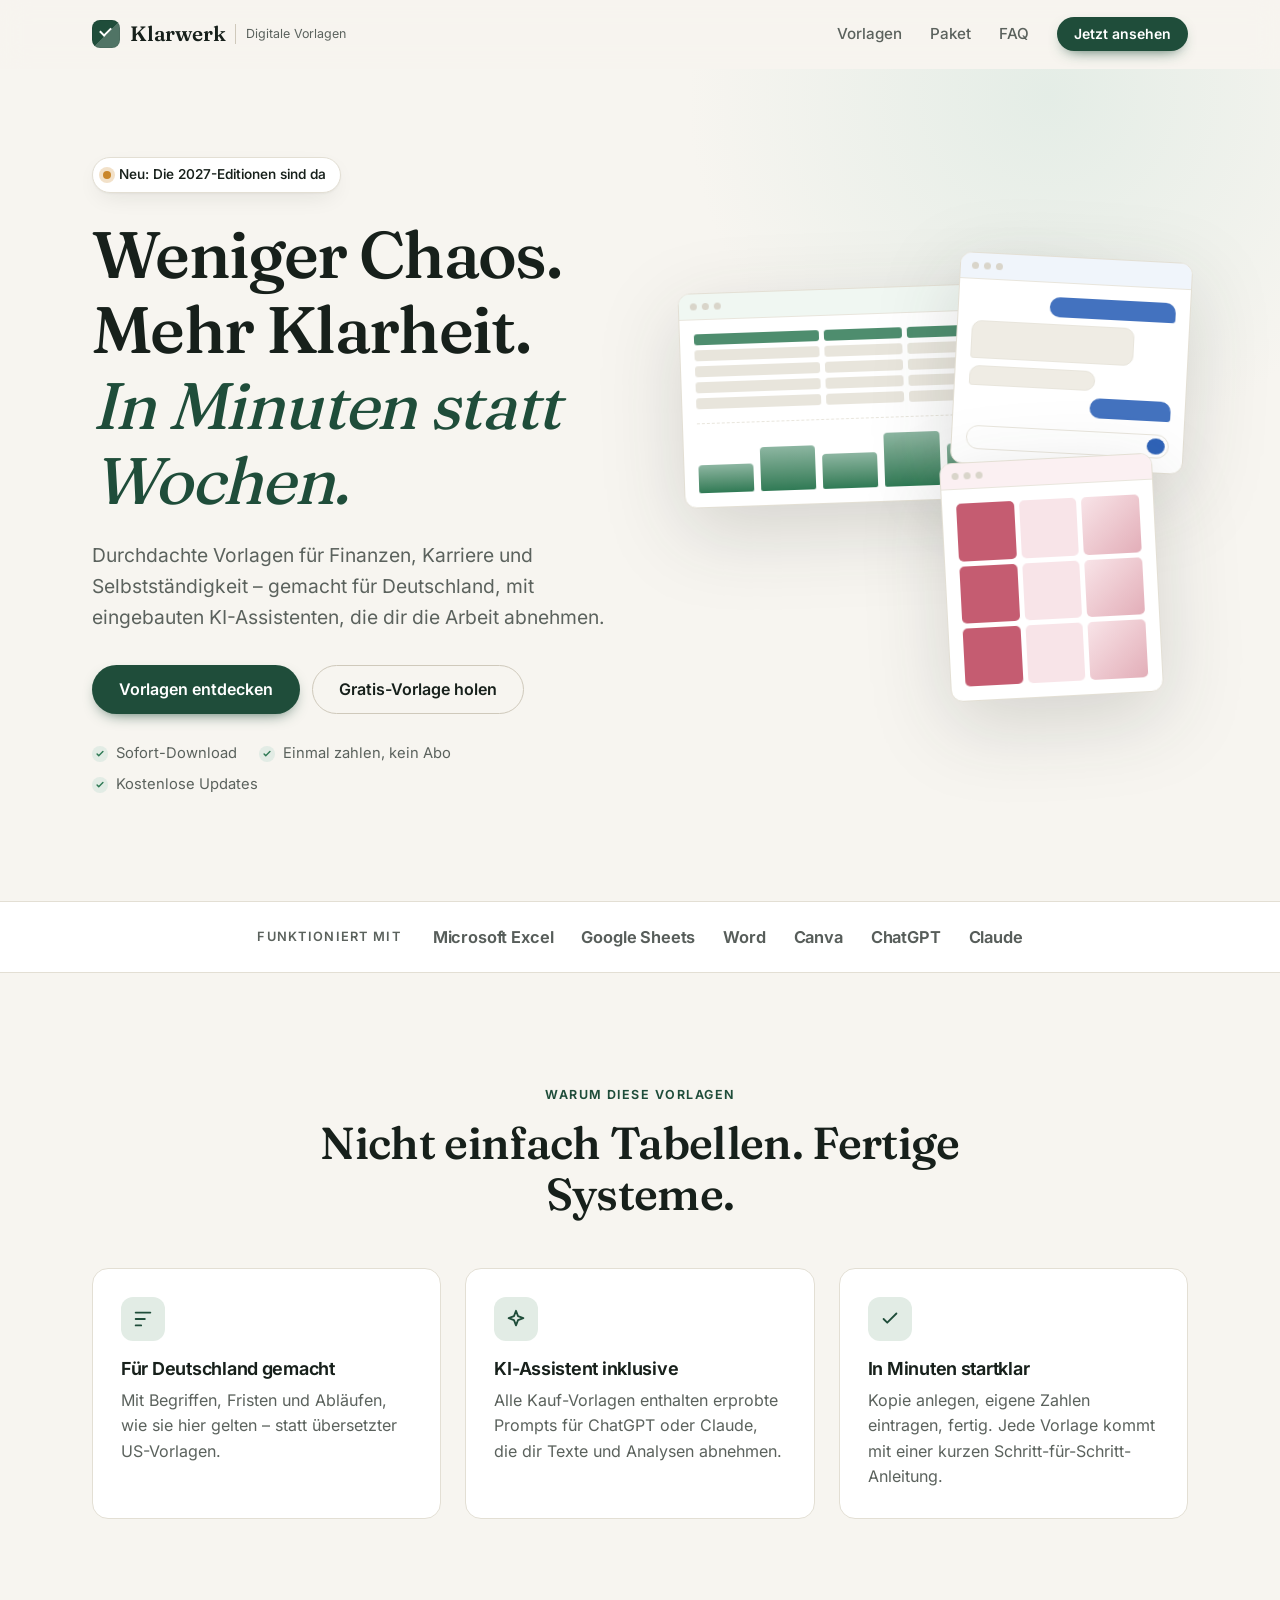
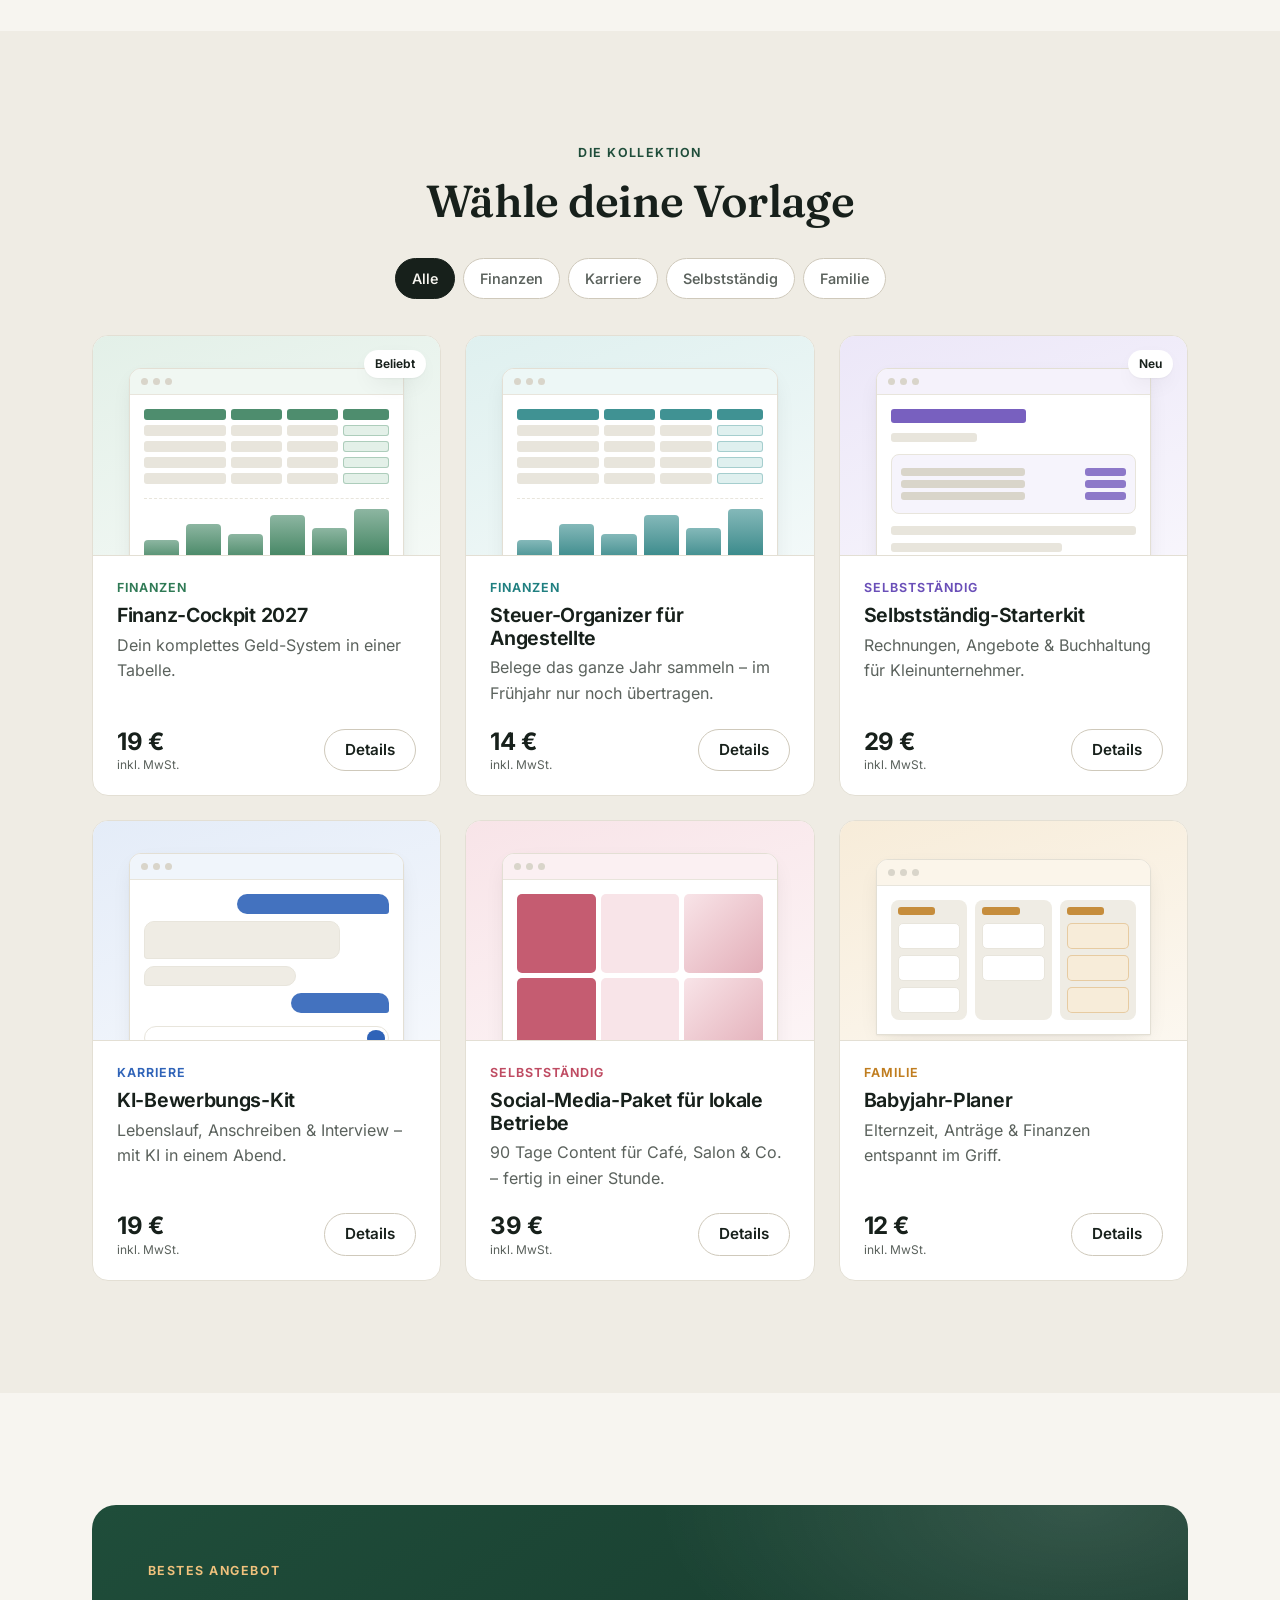
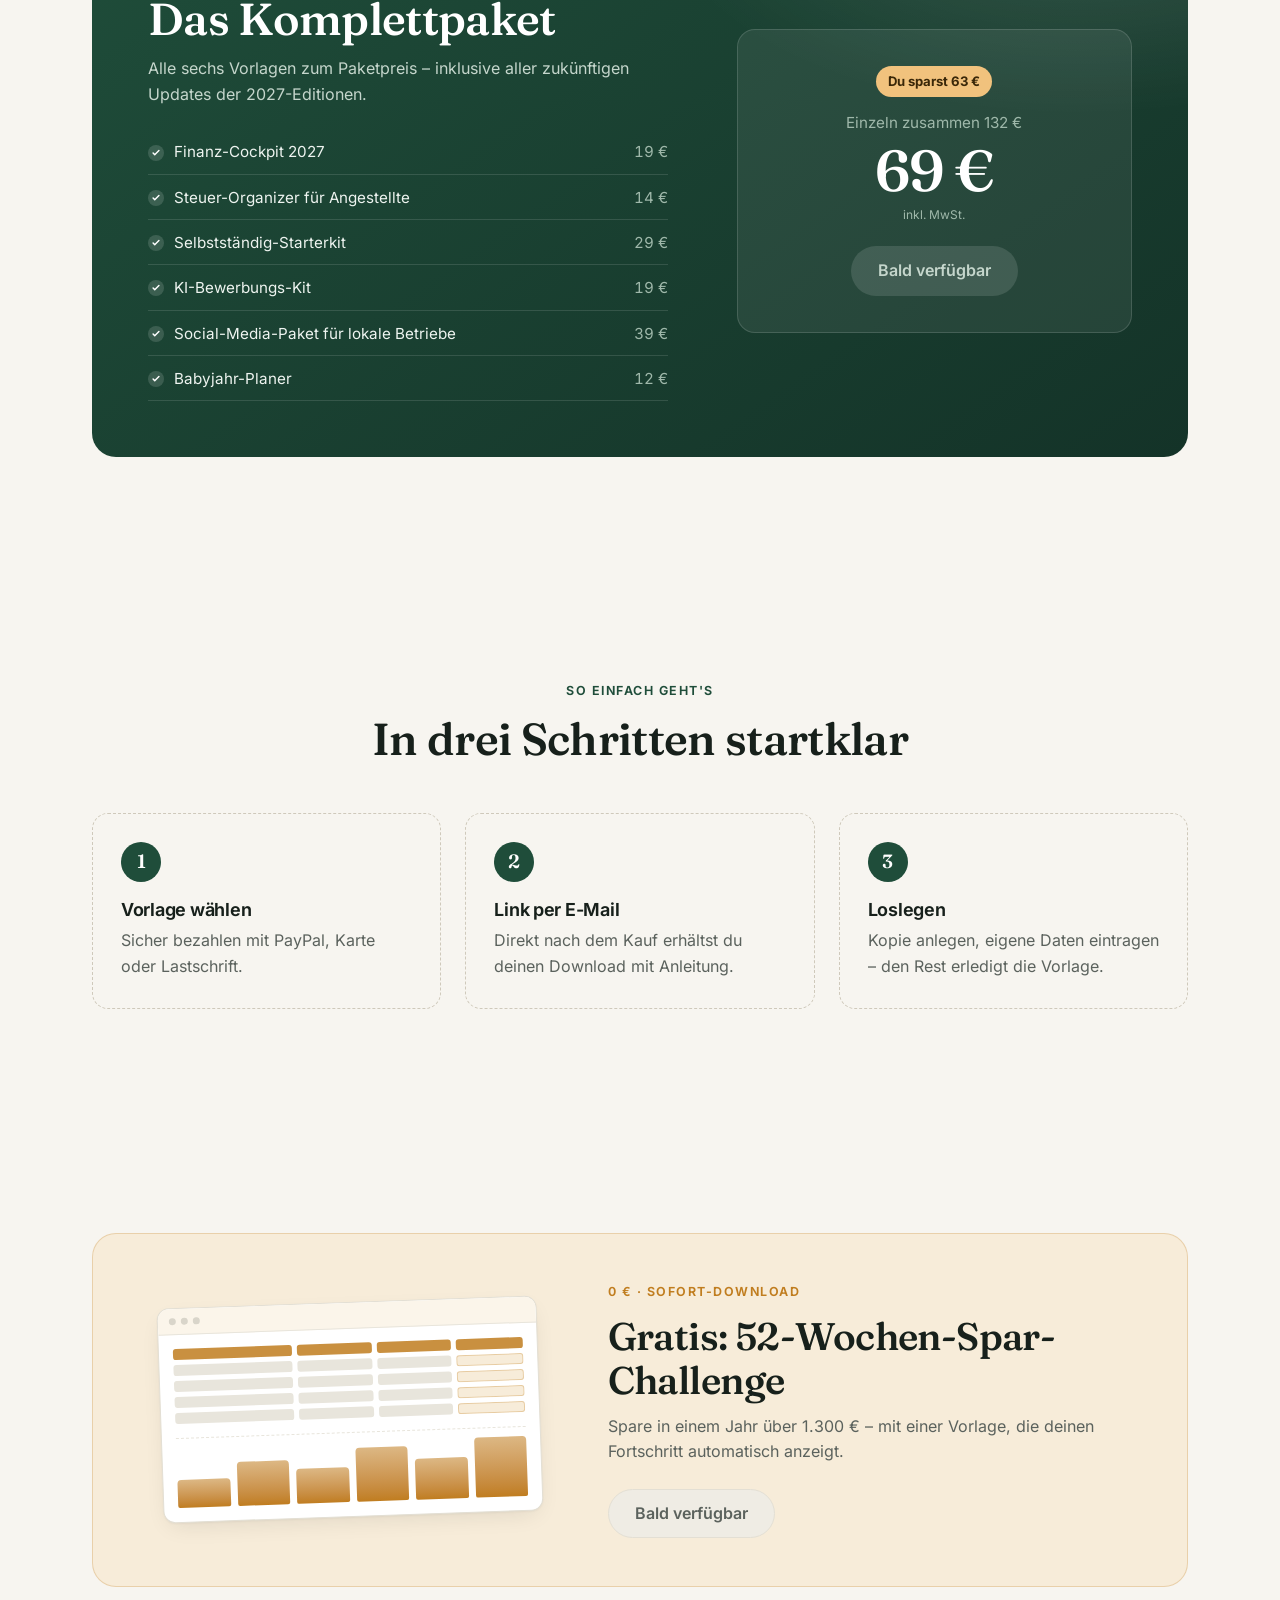
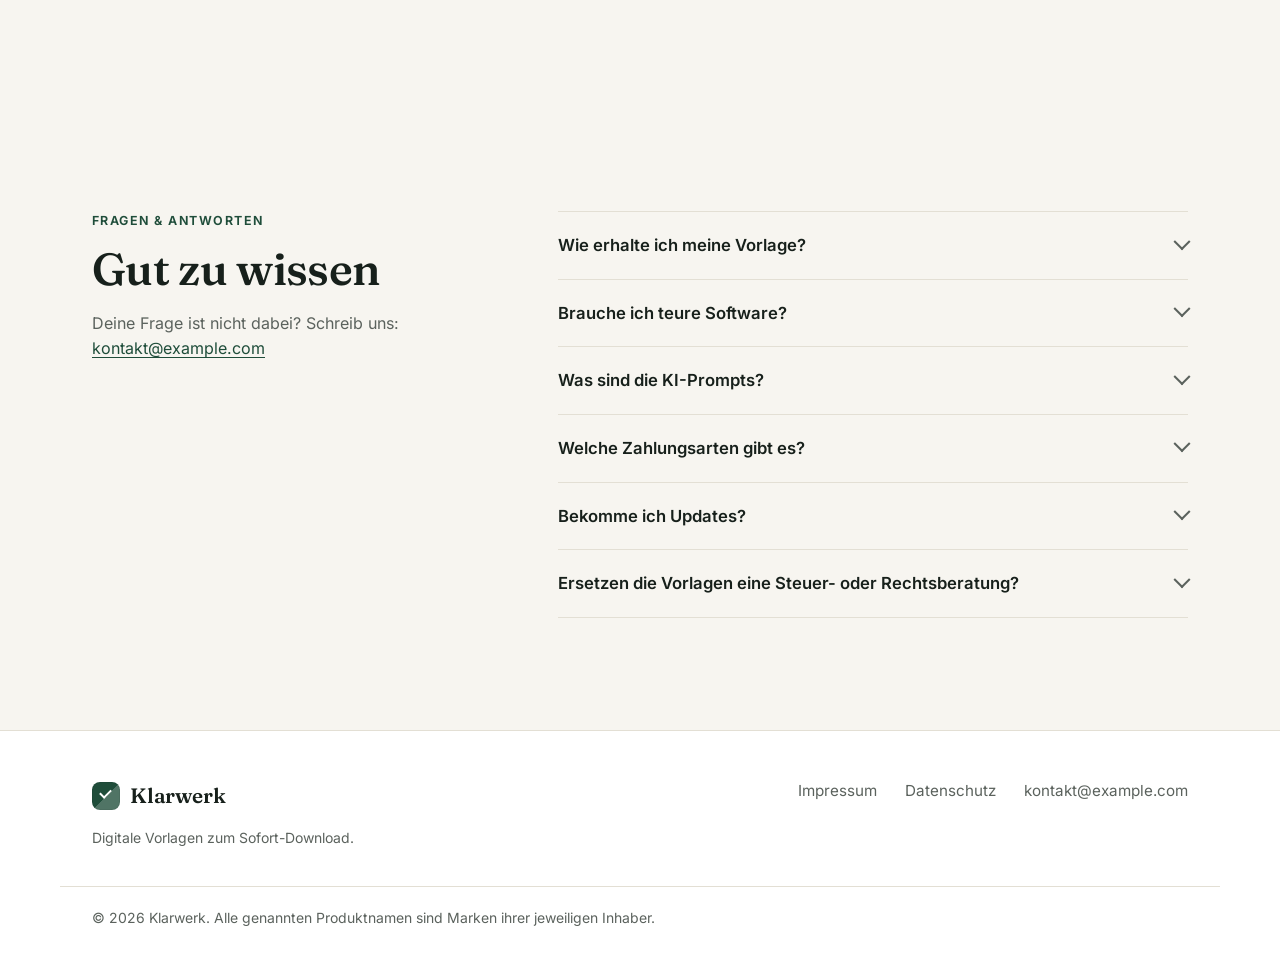
<file: index.html>
<!doctype html>
<html lang="de">
<head>
  <meta charset="utf-8">
  <meta name="viewport" content="width=device-width, initial-scale=1">
  <title>Klarwerk – Digitale Vorlagen</title>
  <meta name="description" content="Durchdachte digitale Vorlagen für Finanzen, Karriere und Selbstständigkeit – gemacht für Deutschland, mit eingebauten KI-Assistenten. Sofort-Download.">
  <meta name="theme-color" content="#1f4d3a">
  <link rel="icon" href="assets/favicon.svg" type="image/svg+xml">
  <link rel="preload" href="assets/fonts/inter.woff2" as="font" type="font/woff2" crossorigin>
  <link rel="preload" href="assets/fonts/fraunces.woff2" as="font" type="font/woff2" crossorigin>
  <link rel="stylesheet" href="assets/style.css">
</head>
<body>
  <div id="config-error" class="config-error" hidden>
    <strong>Hinweis:</strong> In <code>config.js</code> ist ein Tippfehler (z.&nbsp;B. ein fehlendes Komma oder Anführungszeichen).
    Öffne die Datei und prüfe die zuletzt geänderte Stelle.
  </div>

  <header class="topbar" id="top">
    <div class="wrap topbar-inner">
      <a class="brand" href="./">
        <span class="brand-mark" aria-hidden="true"></span>
        <span class="brand-name" data-shop="name">Shop</span>
        <span class="brand-tag" data-shop="tagline"></span>
      </a>
      <nav class="nav" aria-label="Hauptnavigation">
        <a href="#produkte">Vorlagen</a>
        <a href="#paket">Paket</a>
        <a href="#faq">FAQ</a>
        <a class="btn btn-small btn-primary" href="#produkte">Jetzt ansehen</a>
      </nav>
    </div>
  </header>

  <main>
    <!-- Startbereich -->
    <section class="hero">
      <div class="wrap hero-grid">
        <div class="hero-copy">
          <p class="eyebrow" id="hero-eyebrow"></p>
          <h1><span id="hero-headline"></span> <em id="hero-accent"></em></h1>
          <p class="lead" id="hero-subline"></p>
          <div class="hero-ctas">
            <a class="btn btn-primary btn-large" href="#produkte" id="hero-cta1"></a>
            <a class="btn btn-ghost btn-large" href="#gratis" id="hero-cta2"></a>
          </div>
          <ul class="hero-points">
            <li>Sofort-Download</li>
            <li>Einmal zahlen, kein Abo</li>
            <li>Kostenlose Updates</li>
          </ul>
        </div>
        <div class="hero-visual" aria-hidden="true">
          <div class="float float-a" data-mockup="sheet" data-color="green"></div>
          <div class="float float-b" data-mockup="chat" data-color="blue"></div>
          <div class="float float-c" data-mockup="social" data-color="rose"></div>
        </div>
      </div>
    </section>

    <!-- Funktioniert mit -->
    <section class="works" aria-label="Kompatibilität">
      <div class="wrap works-inner">
        <span class="works-label">Funktioniert mit</span>
        <ul class="works-list" id="works-list"></ul>
      </div>
    </section>

    <!-- Vorteile -->
    <section class="section">
      <div class="wrap">
        <div class="section-head">
          <p class="kicker">Warum diese Vorlagen</p>
          <h2>Nicht einfach Tabellen. Fertige Systeme.</h2>
        </div>
        <div class="benefits">
          <article class="benefit">
            <div class="benefit-icon" aria-hidden="true">
              <svg viewBox="0 0 24 24"><path d="M4 5h16M4 12h10M4 19h6" /></svg>
            </div>
            <h3>Für Deutschland gemacht</h3>
            <p>Mit Begriffen, Fristen und Abläufen, wie sie hier gelten – statt übersetzter US-Vorlagen.</p>
          </article>
          <article class="benefit">
            <div class="benefit-icon" aria-hidden="true">
              <svg viewBox="0 0 24 24"><path d="M12 3l2.2 5.8L20 11l-5.8 2.2L12 19l-2.2-5.8L4 11l5.8-2.2z" /></svg>
            </div>
            <h3>KI-Assistent inklusive</h3>
            <p>Alle Kauf-Vorlagen enthalten erprobte Prompts für ChatGPT oder Claude, die dir Texte und Analysen abnehmen.</p>
          </article>
          <article class="benefit">
            <div class="benefit-icon" aria-hidden="true">
              <svg viewBox="0 0 24 24"><path d="M5 12l4 4L19 6" /></svg>
            </div>
            <h3>In Minuten startklar</h3>
            <p>Kopie anlegen, eigene Zahlen eintragen, fertig. Jede Vorlage kommt mit einer kurzen Schritt-für-Schritt-Anleitung.</p>
          </article>
        </div>
      </div>
    </section>

    <!-- Produkte -->
    <section class="section section-alt" id="produkte">
      <div class="wrap">
        <div class="section-head">
          <p class="kicker">Die Kollektion</p>
          <h2>Wähle deine Vorlage</h2>
        </div>
        <div class="filters" id="filters" role="tablist" aria-label="Kategorien"></div>
        <div class="products" id="product-grid"></div>
      </div>
    </section>

    <!-- Paket -->
    <section class="section" id="paket">
      <div class="wrap">
        <div class="bundle" id="bundle"></div>
      </div>
    </section>

    <!-- So funktioniert's -->
    <section class="section">
      <div class="wrap">
        <div class="section-head">
          <p class="kicker">So einfach geht's</p>
          <h2>In drei Schritten startklar</h2>
        </div>
        <ol class="steps">
          <li><span class="step-num">1</span><h3>Vorlage wählen</h3><p>Sicher bezahlen mit PayPal, Karte oder Lastschrift.</p></li>
          <li><span class="step-num">2</span><h3>Link per E-Mail</h3><p>Direkt nach dem Kauf erhältst du deinen Download mit Anleitung.</p></li>
          <li><span class="step-num">3</span><h3>Loslegen</h3><p>Kopie anlegen, eigene Daten eintragen – den Rest erledigt die Vorlage.</p></li>
        </ol>
      </div>
    </section>

    <!-- Kundenstimmen (nur sichtbar, wenn welche eingetragen sind) -->
    <section class="section section-alt" id="stimmen" hidden>
      <div class="wrap">
        <div class="section-head">
          <p class="kicker">Kundenstimmen</p>
          <h2>Was Käuferinnen und Käufer sagen</h2>
        </div>
        <div class="testimonials" id="testimonials"></div>
      </div>
    </section>

    <!-- Gratis-Vorlage -->
    <section class="section" id="gratis">
      <div class="wrap">
        <div class="freebie" id="freebie"></div>
      </div>
    </section>

    <!-- FAQ -->
    <section class="section" id="faq">
      <div class="wrap faq-wrap">
        <div class="section-head section-head-left">
          <p class="kicker">Fragen & Antworten</p>
          <h2>Gut zu wissen</h2>
          <p class="muted">Deine Frage ist nicht dabei? Schreib uns: <a class="mail-link" href="#"></a></p>
        </div>
        <div class="faq-list" id="faq-list"></div>
      </div>
    </section>
  </main>

  <footer class="footer">
    <div class="wrap footer-inner">
      <div>
        <a class="brand" href="./">
          <span class="brand-mark" aria-hidden="true"></span>
          <span class="brand-name" data-shop="name"></span>
        </a>
        <p class="muted small">Digitale Vorlagen zum Sofort-Download.</p>
      </div>
      <nav class="footer-links" aria-label="Rechtliches">
        <a href="impressum.html">Impressum</a>
        <a href="datenschutz.html">Datenschutz</a>
        <a class="mail-link" href="#"></a>
      </nav>
    </div>
    <div class="wrap footer-bottom small muted">
      © <span id="year"></span> <span data-shop="name"></span>. Alle genannten Produktnamen sind Marken ihrer jeweiligen Inhaber.
    </div>
  </footer>

  <!-- Produktdetails -->
  <dialog class="modal" id="modal" aria-labelledby="modal-title">
    <div class="modal-inner" id="modal-content"></div>
  </dialog>

  <script src="config.js"></script>
  <script src="assets/app.js"></script>
</body>
</html>
</file>
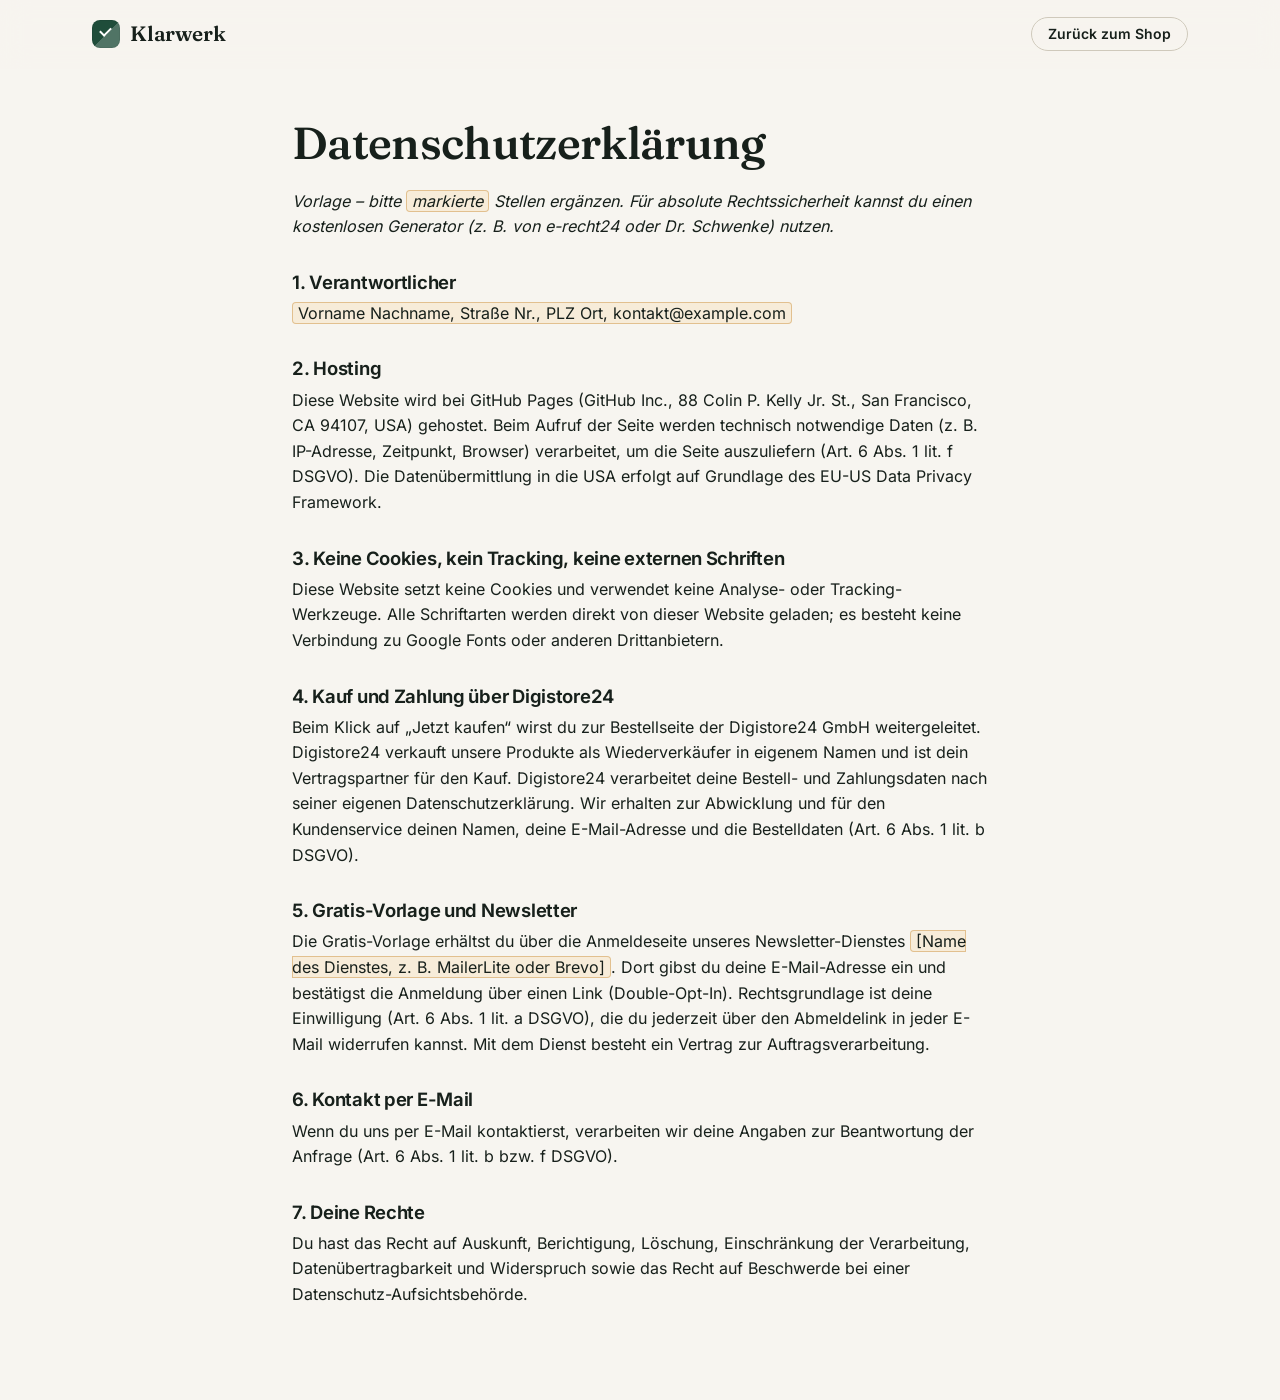
<file: datenschutz.html>
<!doctype html>
<html lang="de">
<head>
  <meta charset="utf-8">
  <meta name="viewport" content="width=device-width, initial-scale=1">
  <title>Datenschutz</title>
  <meta name="robots" content="noindex">
  <link rel="icon" href="assets/favicon.svg" type="image/svg+xml">
  <link rel="stylesheet" href="assets/style.css">
</head>
<body>
  <header class="topbar">
    <div class="wrap topbar-inner">
      <a class="brand" href="./">
        <span class="brand-mark" aria-hidden="true"></span>
        <span class="brand-name" data-shop="name">Shop</span>
      </a>
      <nav class="nav" aria-label="Hauptnavigation">
        <a class="btn btn-small btn-ghost" href="./">Zurück zum Shop</a>
      </nav>
    </div>
  </header>

  <main class="wrap legal">
    <h1>Datenschutzerklärung</h1>
    <p><em>Vorlage – bitte <span class="todo">markierte</span> Stellen ergänzen. Für absolute Rechtssicherheit
      kannst du einen kostenlosen Generator (z.&nbsp;B. von e-recht24 oder Dr.&nbsp;Schwenke) nutzen.</em></p>

    <h2>1. Verantwortlicher</h2>
    <p><span class="todo">Vorname Nachname, Straße Nr., PLZ Ort, kontakt@example.com</span></p>

    <h2>2. Hosting</h2>
    <p>Diese Website wird bei GitHub Pages (GitHub Inc., 88 Colin P. Kelly Jr. St., San Francisco, CA 94107, USA)
      gehostet. Beim Aufruf der Seite werden technisch notwendige Daten (z.&nbsp;B. IP-Adresse, Zeitpunkt, Browser)
      verarbeitet, um die Seite auszuliefern (Art. 6 Abs. 1 lit. f DSGVO). Die Datenübermittlung in die USA erfolgt
      auf Grundlage des EU-US Data Privacy Framework.</p>

    <h2>3. Keine Cookies, kein Tracking, keine externen Schriften</h2>
    <p>Diese Website setzt keine Cookies und verwendet keine Analyse- oder Tracking-Werkzeuge.
      Alle Schriftarten werden direkt von dieser Website geladen; es besteht keine Verbindung zu Google Fonts
      oder anderen Drittanbietern.</p>

    <h2>4. Kauf und Zahlung über Digistore24</h2>
    <p>Beim Klick auf „Jetzt kaufen“ wirst du zur Bestellseite der Digistore24 GmbH weitergeleitet. Digistore24 verkauft
      unsere Produkte als Wiederverkäufer in eigenem Namen und ist dein Vertragspartner für den Kauf. Digistore24 verarbeitet
      deine Bestell- und Zahlungsdaten nach seiner eigenen Datenschutzerklärung. Wir erhalten zur Abwicklung und für den
      Kundenservice deinen Namen, deine E-Mail-Adresse und die Bestelldaten (Art. 6 Abs. 1 lit. b DSGVO).</p>

    <h2>5. Gratis-Vorlage und Newsletter</h2>
    <p>Die Gratis-Vorlage erhältst du über die Anmeldeseite unseres Newsletter-Dienstes
      <span class="todo">[Name des Dienstes, z. B. MailerLite oder Brevo]</span>. Dort gibst du deine E-Mail-Adresse ein und
      bestätigst die Anmeldung über einen Link (Double-Opt-In). Rechtsgrundlage ist deine Einwilligung (Art. 6 Abs. 1 lit. a DSGVO),
      die du jederzeit über den Abmeldelink in jeder E-Mail widerrufen kannst. Mit dem Dienst besteht ein Vertrag zur
      Auftragsverarbeitung.</p>

    <h2>6. Kontakt per E-Mail</h2>
    <p>Wenn du uns per E-Mail kontaktierst, verarbeiten wir deine Angaben zur Beantwortung der Anfrage
      (Art. 6 Abs. 1 lit. b bzw. f DSGVO).</p>

    <h2>7. Deine Rechte</h2>
    <p>Du hast das Recht auf Auskunft, Berichtigung, Löschung, Einschränkung der Verarbeitung,
      Datenübertragbarkeit und Widerspruch sowie das Recht auf Beschwerde bei einer Datenschutz-Aufsichtsbehörde.</p>
  </main>

  <script src="config.js"></script>
  <script src="assets/app.js"></script>
</body>
</html>
</file>
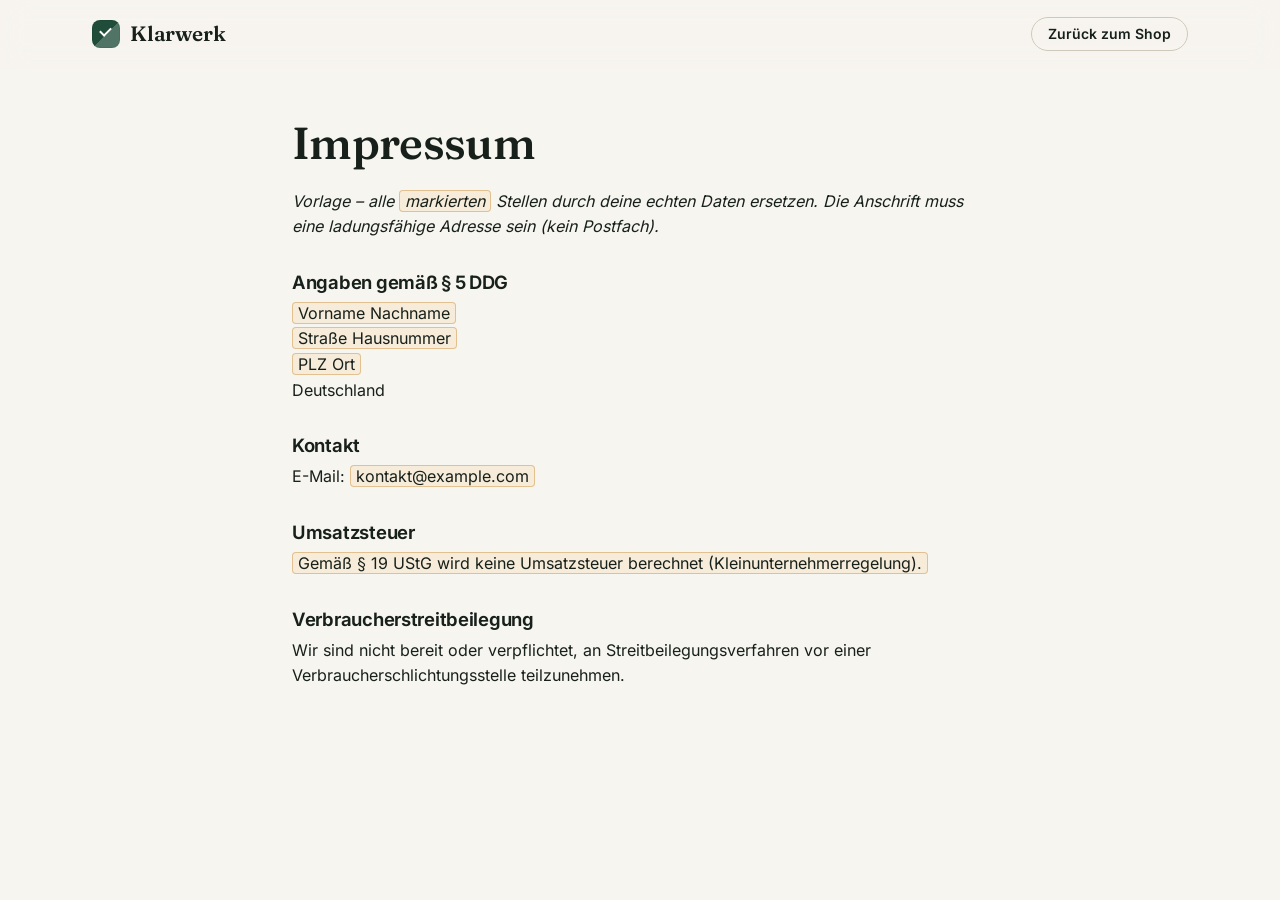
<file: impressum.html>
<!doctype html>
<html lang="de">
<head>
  <meta charset="utf-8">
  <meta name="viewport" content="width=device-width, initial-scale=1">
  <title>Impressum</title>
  <meta name="robots" content="noindex">
  <link rel="icon" href="assets/favicon.svg" type="image/svg+xml">
  <link rel="stylesheet" href="assets/style.css">
</head>
<body>
  <header class="topbar">
    <div class="wrap topbar-inner">
      <a class="brand" href="./">
        <span class="brand-mark" aria-hidden="true"></span>
        <span class="brand-name" data-shop="name">Shop</span>
      </a>
      <nav class="nav" aria-label="Hauptnavigation">
        <a class="btn btn-small btn-ghost" href="./">Zurück zum Shop</a>
      </nav>
    </div>
  </header>

  <main class="wrap legal">
    <h1>Impressum</h1>
    <p><em>Vorlage – alle <span class="todo">markierten</span> Stellen durch deine echten Daten ersetzen.
      Die Anschrift muss eine ladungsfähige Adresse sein (kein Postfach).</em></p>

    <h2>Angaben gemäß § 5 DDG</h2>
    <p>
      <span class="todo">Vorname Nachname</span><br>
      <span class="todo">Straße Hausnummer</span><br>
      <span class="todo">PLZ Ort</span><br>
      Deutschland
    </p>

    <h2>Kontakt</h2>
    <p>E-Mail: <span class="todo">kontakt@example.com</span></p>

    <h2>Umsatzsteuer</h2>
    <p><span class="todo">Gemäß § 19 UStG wird keine Umsatzsteuer berechnet (Kleinunternehmerregelung).</span></p>

    <h2>Verbraucherstreitbeilegung</h2>
    <p>Wir sind nicht bereit oder verpflichtet, an Streitbeilegungsverfahren vor einer
      Verbraucherschlichtungsstelle teilzunehmen.</p>
  </main>

  <script src="config.js"></script>
  <script src="assets/app.js"></script>
</body>
</html>
</file>
<file: assets/style.css>
/* ============================================================
   Schriften (lokal eingebunden – keine Verbindung zu Google)
   ============================================================ */
@font-face {
  font-family: "Inter";
  src: url("fonts/inter.woff2") format("woff2");
  font-weight: 100 900;
  font-style: normal;
  font-display: swap;
}
@font-face {
  font-family: "Fraunces";
  src: url("fonts/fraunces.woff2") format("woff2");
  font-weight: 100 900;
  font-style: normal;
  font-display: swap;
}

/* ============================================================
   Farben
   ============================================================ */
:root {
  --bg: #f7f5f0;
  --bg-alt: #efece4;
  --surface: #ffffff;
  --text: #17201b;
  --muted: #5b625d;
  --border: #e3dfd4;
  --border-strong: #cfc9bb;
  --accent: #1f4d3a;
  --accent-hover: #173c2d;
  --accent-text: #ffffff;
  --accent-soft: #e2ece5;
  --highlight: #c9862b;
  --shadow: 0 1px 2px rgba(23, 32, 27, .04), 0 8px 24px -8px rgba(23, 32, 27, .12);
  --shadow-lg: 0 2px 4px rgba(23, 32, 27, .04), 0 24px 48px -16px rgba(23, 32, 27, .22);
  --radius: 16px;
  --radius-sm: 10px;
  --mock-bg: #ffffff;
  --mock-line: #e8e5dc;
  --mock-ink: #d9d5ca;

  --green: #2f7a55;   --green-soft: #e3f0e8;
  --blue: #2f63b8;    --blue-soft: #e4ecf8;
  --amber: #c07d1f;   --amber-soft: #f7ecd9;
  --rose: #bf4b62;    --rose-soft: #f8e4e8;
  --violet: #6a4fb8;  --violet-soft: #ece7f8;
  --teal: #1f7f80;    --teal-soft: #dff0ef;

  color-scheme: light;
}

@media (prefers-color-scheme: dark) {
  :root {
    --bg: #111513;
    --bg-alt: #161b18;
    --surface: #1b211e;
    --text: #ebeee9;
    --muted: #a2aaa4;
    --border: #2a322d;
    --border-strong: #3a443e;
    --accent: #7cc9a0;
    --accent-hover: #95d6b2;
    --accent-text: #0d1a13;
    --accent-soft: #1f2e26;
    --highlight: #e0a650;
    --shadow: 0 1px 2px rgba(0, 0, 0, .3), 0 8px 24px -8px rgba(0, 0, 0, .5);
    --shadow-lg: 0 2px 4px rgba(0, 0, 0, .3), 0 24px 48px -16px rgba(0, 0, 0, .7);
    --mock-bg: #222925;
    --mock-line: #2f3833;
    --mock-ink: #3b4640;

    --green: #6cc497;   --green-soft: #1d2e25;
    --blue: #7da6ec;    --blue-soft: #1c2536;
    --amber: #e3ad5c;   --amber-soft: #302717;
    --rose: #eb8c9f;    --rose-soft: #341f24;
    --violet: #a894ea;  --violet-soft: #26203a;
    --teal: #6cc9c9;    --teal-soft: #19302f;

    color-scheme: dark;
  }
}

.c-green  { --c: var(--green);  --c-soft: var(--green-soft); }
.c-blue   { --c: var(--blue);   --c-soft: var(--blue-soft); }
.c-amber  { --c: var(--amber);  --c-soft: var(--amber-soft); }
.c-rose   { --c: var(--rose);   --c-soft: var(--rose-soft); }
.c-violet { --c: var(--violet); --c-soft: var(--violet-soft); }
.c-teal   { --c: var(--teal);   --c-soft: var(--teal-soft); }

/* ============================================================
   Grundlagen
   ============================================================ */
*, *::before, *::after { box-sizing: border-box; }
html { scroll-behavior: smooth; scroll-padding-top: 80px; -webkit-text-size-adjust: 100%; }
body {
  margin: 0;
  background: var(--bg);
  color: var(--text);
  font-family: "Inter", system-ui, -apple-system, "Segoe UI", Roboto, sans-serif;
  font-size: 16px;
  line-height: 1.6;
  -webkit-font-smoothing: antialiased;
  text-rendering: optimizeLegibility;
}
h1, h2, h3 { line-height: 1.15; margin: 0; letter-spacing: -0.015em; }
h1, h2 { font-family: "Fraunces", Georgia, "Times New Roman", serif; font-weight: 560; }
h3 { font-size: 1.12rem; font-weight: 650; }
p { margin: 0; }
a { color: var(--accent); text-underline-offset: 3px; }
img, svg { display: block; max-width: 100%; }
button { font: inherit; color: inherit; }
[hidden] { display: none !important; }
:focus-visible { outline: 2px solid var(--accent); outline-offset: 3px; border-radius: 6px; }

.wrap { width: 100%; max-width: 1160px; margin: 0 auto; padding: 0 16px; }
@media (min-width: 720px) { .wrap { padding: 0 32px; } }
.muted { color: var(--muted); }
.small { font-size: .875rem; }

.kicker {
  font-size: .78rem;
  font-weight: 650;
  letter-spacing: .12em;
  text-transform: uppercase;
  color: var(--accent);
  margin-bottom: 12px;
}

/* ============================================================
   Buttons
   ============================================================ */
.btn {
  display: inline-flex;
  align-items: center;
  justify-content: center;
  gap: 8px;
  padding: 11px 20px;
  border-radius: 999px;
  border: 1px solid transparent;
  font-weight: 600;
  font-size: .95rem;
  line-height: 1.2;
  text-decoration: none;
  cursor: pointer;
  white-space: nowrap;
  transition: background-color .15s, border-color .15s, transform .15s, box-shadow .15s;
}
.btn-small { padding: 8px 16px; font-size: .875rem; }
.btn-large { padding: 14px 26px; font-size: 1rem; }
.btn-primary { background: var(--accent); color: var(--accent-text); box-shadow: 0 6px 16px -8px var(--accent); }
.btn-primary:hover { background: var(--accent-hover); transform: translateY(-1px); }
.btn-ghost { background: transparent; color: var(--text); border-color: var(--border-strong); }
.btn-ghost:hover { border-color: var(--text); }
.btn-light { background: #ffffff; color: #173c2d; }
.btn-light:hover { background: #f1f5f2; transform: translateY(-1px); }
.btn-disabled { background: var(--bg-alt); color: var(--muted); border-color: var(--border); cursor: not-allowed; box-shadow: none; }

/* ============================================================
   Hinweis bei Tippfehler in config.js
   ============================================================ */
.config-error {
  background: #fdecec;
  color: #7a1c1c;
  border-bottom: 1px solid #f2b8b8;
  padding: 12px 16px;
  font-size: .92rem;
  text-align: center;
}
.config-error ul { text-align: left; max-width: 720px; margin: 8px auto 0; }

/* ============================================================
   Kopfzeile
   ============================================================ */
.topbar {
  position: sticky;
  top: 0;
  z-index: 20;
  background: color-mix(in srgb, var(--bg) 82%, transparent);
  -webkit-backdrop-filter: saturate(1.4) blur(14px);
  backdrop-filter: saturate(1.4) blur(14px);
  border-bottom: 1px solid transparent;
  transition: border-color .2s;
}
.topbar.scrolled { border-bottom-color: var(--border); }
.topbar-inner { display: flex; align-items: center; justify-content: space-between; height: 68px; gap: 16px; }

.brand { display: inline-flex; align-items: center; gap: 10px; text-decoration: none; color: var(--text); min-width: 0; }
.brand-mark {
  width: 28px; height: 28px; flex: none;
  border-radius: 8px;
  background:
    linear-gradient(135deg, transparent 50%, rgba(255,255,255,.22) 50%),
    var(--accent);
  box-shadow: inset 0 0 0 1px rgba(0,0,0,.06);
  position: relative;
}
.brand-mark::after {
  content: "";
  position: absolute; left: 8px; top: 7px;
  width: 11px; height: 7px;
  border-left: 2.5px solid var(--accent-text);
  border-bottom: 2.5px solid var(--accent-text);
  transform: rotate(-45deg);
}
.brand-name { font-family: "Fraunces", Georgia, serif; font-size: 1.3rem; font-weight: 600; letter-spacing: -0.01em; }
.brand-tag {
  font-size: .78rem; color: var(--muted);
  padding-left: 10px; border-left: 1px solid var(--border-strong);
  white-space: nowrap;
}

.nav { display: flex; align-items: center; gap: 28px; }
.nav a:not(.btn) { color: var(--muted); text-decoration: none; font-weight: 500; font-size: .95rem; }
.nav a:not(.btn):hover { color: var(--text); }
@media (max-width: 760px) {
  .nav a:not(.btn), .brand-tag { display: none; }
}

/* ============================================================
   Startbereich
   ============================================================ */
.hero { position: relative; padding: 56px 0 72px; overflow: hidden; }
.hero::before {
  content: "";
  position: absolute; inset: -40% -10% auto auto;
  width: 720px; height: 720px;
  background: radial-gradient(closest-side, var(--accent-soft), transparent);
  opacity: .9;
  pointer-events: none;
}
.hero-grid { position: relative; display: grid; gap: 48px; align-items: center; }
@media (min-width: 960px) {
  .hero { padding: 88px 0 104px; }
  .hero-grid { grid-template-columns: 1.05fr 1fr; gap: 56px; }
}

.eyebrow {
  display: inline-flex; align-items: center; gap: 8px;
  padding: 6px 14px 6px 10px;
  border-radius: 999px;
  background: var(--surface);
  border: 1px solid var(--border);
  font-size: .85rem; font-weight: 550;
  margin-bottom: 24px;
  box-shadow: var(--shadow);
}
.eyebrow::before {
  content: "";
  width: 8px; height: 8px; border-radius: 50%;
  background: var(--highlight);
  box-shadow: 0 0 0 4px color-mix(in srgb, var(--highlight) 25%, transparent);
}
.hero h1 { font-size: clamp(2.4rem, 6.2vw, 4.1rem); font-weight: 540; letter-spacing: -0.025em; }
.hero h1 em { display: block; font-style: italic; font-weight: 420; color: var(--accent); }
.lead { font-size: clamp(1.05rem, 1.6vw, 1.2rem); color: var(--muted); margin-top: 22px; max-width: 560px; }
.hero-ctas { display: flex; flex-wrap: wrap; gap: 12px; margin-top: 32px; }
.hero-points { display: flex; flex-wrap: wrap; gap: 8px 22px; list-style: none; padding: 0; margin: 28px 0 0; color: var(--muted); font-size: .92rem; }
.hero-points li { display: inline-flex; align-items: center; gap: 8px; }
.hero-points li::before {
  content: "";
  width: 16px; height: 16px; border-radius: 50%;
  background: var(--accent-soft) no-repeat center / 10px;
  background-image: url("data:image/svg+xml,%3Csvg xmlns='http://www.w3.org/2000/svg' viewBox='0 0 24 24' fill='none' stroke='%232f7a55' stroke-width='3.5' stroke-linecap='round' stroke-linejoin='round'%3E%3Cpath d='M5 12l4 4L19 6'/%3E%3C/svg%3E");
}

.hero-visual { position: relative; height: 380px; }
@media (min-width: 560px) { .hero-visual { height: 440px; } }
.float { position: absolute; filter: drop-shadow(0 24px 40px rgba(23, 32, 27, .16)); }
.float .mock { box-shadow: none; }
.float-a { left: 0; top: 30px; width: 78%; transform: rotate(-2deg); }
.float-b { right: 0; top: 0; width: 46%; transform: rotate(3deg); }
.float-c { right: 6%; bottom: 0; width: 42%; transform: rotate(-3deg); }
@media (prefers-reduced-motion: no-preference) {
  .float { animation: bob 7s ease-in-out infinite; }
  .float-b { animation-delay: -2.3s; }
  .float-c { animation-delay: -4.6s; }
  @keyframes bob { 50% { translate: 0 -8px; } }
}

/* ============================================================
   Gezeichnete Produktvorschauen
   ============================================================ */
.mock {
  --c: var(--green); --c-soft: var(--green-soft);
  background: var(--mock-bg);
  border: 1px solid var(--border);
  border-radius: 12px;
  overflow: hidden;
  box-shadow: var(--shadow);
  width: 100%;
}
.mock.c-green  { --c: var(--green);  --c-soft: var(--green-soft); }
.mock.c-blue   { --c: var(--blue);   --c-soft: var(--blue-soft); }
.mock.c-amber  { --c: var(--amber);  --c-soft: var(--amber-soft); }
.mock.c-rose   { --c: var(--rose);   --c-soft: var(--rose-soft); }
.mock.c-violet { --c: var(--violet); --c-soft: var(--violet-soft); }
.mock.c-teal   { --c: var(--teal);   --c-soft: var(--teal-soft); }

.mock-bar { display: flex; gap: 5px; padding: 9px 11px; border-bottom: 1px solid var(--mock-line); background: color-mix(in srgb, var(--c-soft) 55%, var(--mock-bg)); }
.mock-bar i { width: 7px; height: 7px; border-radius: 50%; background: var(--mock-ink); }
.mock-body { padding: 14px; }

/* Tabelle */
.mock-table { display: grid; grid-template-columns: 1.6fr 1fr 1fr .9fr; gap: 5px; }
.mock-table span { height: 11px; border-radius: 3px; background: var(--mock-line); }
.mock-table span.head { background: var(--c); opacity: .85; }
.mock-table span.num { background: var(--c-soft); box-shadow: inset 0 0 0 1px color-mix(in srgb, var(--c) 30%, transparent); }
.mock-chart { display: flex; align-items: flex-end; gap: 7px; height: 70px; margin-top: 14px; padding-top: 6px; border-top: 1px dashed var(--mock-line); }
.mock-chart span { flex: 1; border-radius: 4px 4px 2px 2px; background: linear-gradient(to top, var(--c), color-mix(in srgb, var(--c) 55%, var(--mock-bg))); }

/* Dokument */
.mock-doc .line { height: 9px; border-radius: 3px; background: var(--mock-line); margin-bottom: 8px; }
.mock-doc .line.title { width: 55%; height: 14px; background: var(--c); opacity: .9; margin-bottom: 10px; }
.mock-doc .line.short { width: 35%; }
.mock-doc .line.medium { width: 70%; }
.mock-doc-box { border: 1px solid var(--mock-line); border-radius: 8px; padding: 9px; margin: 12px 0; background: color-mix(in srgb, var(--c-soft) 45%, var(--mock-bg)); }
.doc-row { display: flex; justify-content: space-between; gap: 10px; margin: 4px 0; }
.doc-row span { height: 8px; border-radius: 3px; background: var(--mock-ink); width: 55%; }
.doc-row span.num { width: 18%; background: var(--c); opacity: .75; }

/* Board */
.mock-cols { display: grid; grid-template-columns: repeat(3, 1fr); gap: 8px; }
.mock-cols .col { display: flex; flex-direction: column; gap: 6px; padding: 7px; background: var(--bg-alt); border-radius: 8px; min-height: 120px; }
.col-head { height: 8px; width: 60%; border-radius: 3px; background: var(--c); opacity: .85; margin-bottom: 2px; }
.card-mini { height: 26px; border-radius: 5px; background: var(--mock-bg); border: 1px solid var(--mock-line); }
.card-mini.done { background: var(--c-soft); border-color: color-mix(in srgb, var(--c) 30%, transparent); }

/* Social */
.mock-grid { display: grid; grid-template-columns: repeat(3, 1fr); gap: 5px; }
.mock-grid .tile { aspect-ratio: 1; border-radius: 5px; }
.mock-grid .t0 { background: var(--c); opacity: .9; }
.mock-grid .t1 { background: var(--c-soft); }
.mock-grid .t2 { background: linear-gradient(135deg, var(--c-soft), color-mix(in srgb, var(--c) 45%, var(--mock-bg))); }

/* Chat */
.mock-chat .mock-body { display: flex; flex-direction: column; gap: 7px; }
.bubble { height: 20px; width: 62%; border-radius: 10px; }
.bubble.me { align-self: flex-end; background: var(--c); opacity: .9; border-bottom-right-radius: 3px; }
.bubble.ai { background: var(--bg-alt); border: 1px solid var(--mock-line); border-bottom-left-radius: 3px; }
.bubble.long { height: 38px; width: 80%; }
.bubble.short { width: 40%; }
.chat-input { margin-top: 6px; height: 24px; border-radius: 999px; border: 1px solid var(--mock-line); display: flex; justify-content: flex-end; padding: 3px; }
.chat-input span { width: 18px; border-radius: 50%; background: var(--c); }

/* ============================================================
   "Funktioniert mit"
   ============================================================ */
.works { border-block: 1px solid var(--border); background: var(--surface); }
.works-inner { display: flex; flex-wrap: wrap; align-items: center; justify-content: center; gap: 14px 32px; padding-block: 22px; }
.works-label { font-size: .8rem; font-weight: 600; letter-spacing: .1em; text-transform: uppercase; color: var(--muted); }
.works-list { display: flex; flex-wrap: wrap; justify-content: center; gap: 10px 28px; list-style: none; margin: 0; padding: 0; }
.works-list li { font-weight: 650; color: var(--text); opacity: .72; font-size: 1.02rem; letter-spacing: -0.01em; }

/* ============================================================
   Abschnitte
   ============================================================ */
.section { padding: 80px 0; }
@media (min-width: 960px) { .section { padding: 112px 0; } }
.section-alt { background: var(--bg-alt); }
.section-head { max-width: 640px; margin: 0 auto 48px; text-align: center; }
.section-head h2 { font-size: clamp(1.9rem, 4vw, 2.8rem); }
.section-head-left { text-align: left; margin: 0; }
.section-head-left .muted { margin-top: 16px; }

/* Vorteile */
.benefits { display: grid; gap: 20px; }
@media (min-width: 820px) { .benefits { grid-template-columns: repeat(3, 1fr); gap: 24px; } }
.benefit { background: var(--surface); border: 1px solid var(--border); border-radius: var(--radius); padding: 28px; }
.benefit h3 { margin: 18px 0 8px; }
.benefit p { color: var(--muted); }
.benefit-icon { width: 44px; height: 44px; border-radius: 12px; background: var(--accent-soft); display: grid; place-items: center; }
.benefit-icon svg { width: 22px; height: 22px; fill: none; stroke: var(--accent); stroke-width: 2; stroke-linecap: round; stroke-linejoin: round; }

/* Filter */
.filters { display: flex; flex-wrap: wrap; justify-content: center; gap: 8px; margin: -16px 0 36px; }
.filter {
  padding: 8px 16px; border-radius: 999px;
  border: 1px solid var(--border-strong); background: var(--surface);
  color: var(--muted); font-weight: 550; font-size: .9rem; cursor: pointer;
  transition: all .15s;
}
.filter:hover { color: var(--text); border-color: var(--text); }
.filter.active { background: var(--text); border-color: var(--text); color: var(--bg); }

/* Produktkarten */
.products { display: grid; gap: 24px; grid-template-columns: repeat(auto-fill, minmax(min(100%, 320px), 1fr)); }
.product {
  display: flex; flex-direction: column;
  background: var(--surface);
  border: 1px solid var(--border);
  border-radius: var(--radius);
  overflow: hidden;
  transition: transform .2s, box-shadow .2s, border-color .2s;
}
.product:hover { transform: translateY(-3px); box-shadow: var(--shadow-lg); border-color: var(--border-strong); }
.product-visual {
  position: relative;
  display: block; width: 100%;
  padding: 32px 36px 0;
  background: linear-gradient(160deg, var(--c-soft), color-mix(in srgb, var(--c-soft) 40%, var(--surface)));
  border: 0; border-bottom: 1px solid var(--border);
  cursor: pointer;
  height: 220px;
  overflow: hidden;
  text-align: left;
}
.product-visual .mock { border-bottom-left-radius: 0; border-bottom-right-radius: 0; transition: transform .3s; }
.product:hover .product-visual .mock { transform: translateY(-4px); }
.badge {
  position: absolute; top: 14px; right: 14px;
  padding: 4px 11px; border-radius: 999px;
  background: var(--surface); color: var(--text);
  font-size: .75rem; font-weight: 650;
  box-shadow: var(--shadow);
}
.product-body { display: flex; flex-direction: column; flex: 1; padding: 22px 24px 24px; }
.product-cat { font-size: .78rem; font-weight: 650; letter-spacing: .08em; text-transform: uppercase; color: var(--c); margin-bottom: 6px; }
.product-body h3 { font-size: 1.22rem; margin-bottom: 6px; }
.product-foot { display: flex; align-items: center; justify-content: space-between; gap: 12px; margin-top: auto; padding-top: 22px; }
.price-box { display: flex; flex-direction: column; line-height: 1.1; }
.price { font-size: 1.5rem; font-weight: 700; letter-spacing: -0.02em; }
.price-note { font-size: .75rem; color: var(--muted); margin-top: 3px; }

/* Paket */
.bundle {
  position: relative;
  display: grid; gap: 36px;
  padding: 40px 28px;
  border-radius: 24px;
  background:
    radial-gradient(600px 300px at 90% 0%, rgba(255,255,255,.12), transparent 70%),
    linear-gradient(145deg, #1f4d3a, #143328);
  color: #eef4f0;
  overflow: hidden;
}
@media (min-width: 900px) { .bundle { grid-template-columns: 1.4fr 1fr; padding: 56px; align-items: center; } }
.bundle h2 { font-size: clamp(2rem, 4vw, 2.8rem); color: #ffffff; }
.kicker-light { color: #f1c27d; }
.bundle-text { color: #c5d6cc; margin-top: 12px; max-width: 520px; }
.bundle-list { list-style: none; padding: 0; margin: 24px 0 0; display: grid; gap: 2px; max-width: 520px; }
.bundle-list li { display: flex; justify-content: space-between; gap: 16px; padding: 9px 0; border-bottom: 1px solid rgba(255,255,255,.12); font-size: .95rem; }
.bundle-list li span:first-child { display: flex; align-items: center; gap: 10px; }
.bundle-list li span:first-child::before {
  content: ""; flex: none; width: 16px; height: 16px; border-radius: 50%;
  background: rgba(255,255,255,.14) no-repeat center / 10px;
  background-image: url("data:image/svg+xml,%3Csvg xmlns='http://www.w3.org/2000/svg' viewBox='0 0 24 24' fill='none' stroke='%23ffffff' stroke-width='3.5' stroke-linecap='round' stroke-linejoin='round'%3E%3Cpath d='M5 12l4 4L19 6'/%3E%3C/svg%3E");
}
.bundle-item-price { color: #9fb8aa; font-variant-numeric: tabular-nums; }
.bundle-offer {
  display: flex; flex-direction: column; align-items: flex-start;
  padding: 28px; border-radius: 18px;
  background: rgba(255,255,255,.07);
  border: 1px solid rgba(255,255,255,.14);
}
@media (min-width: 900px) { .bundle-offer { align-items: center; text-align: center; padding: 36px; } }
.save-pill { display: inline-block; padding: 5px 12px; border-radius: 999px; background: #f1c27d; color: #3a2708; font-size: .82rem; font-weight: 700; }
.bundle-compare { color: #9fb8aa; margin-top: 14px; font-size: .95rem; }
.bundle-price { font-family: "Fraunces", Georgia, serif; font-size: 3.6rem; font-weight: 560; line-height: 1; margin-top: 6px; color: #ffffff; letter-spacing: -0.03em; }
.price-note-light { color: #9fb8aa; margin: 6px 0 22px; }
.bundle .btn-disabled { background: rgba(255,255,255,.12); color: #c5d6cc; border-color: transparent; }

/* Schritte */
.steps { list-style: none; padding: 0; margin: 0; display: grid; gap: 20px; counter-reset: none; }
@media (min-width: 820px) { .steps { grid-template-columns: repeat(3, 1fr); gap: 24px; } }
.steps li { position: relative; padding: 28px; border-radius: var(--radius); border: 1px dashed var(--border-strong); }
.step-num {
  display: inline-grid; place-items: center;
  width: 40px; height: 40px; border-radius: 50%;
  background: var(--accent); color: var(--accent-text);
  font-family: "Fraunces", Georgia, serif; font-size: 1.2rem; font-weight: 600;
  margin-bottom: 18px;
}
.steps h3 { margin-bottom: 8px; }
.steps p { color: var(--muted); }

/* Kundenstimmen */
.testimonials { display: grid; gap: 20px; grid-template-columns: repeat(auto-fill, minmax(min(100%, 300px), 1fr)); }
.testimonial { margin: 0; padding: 28px; background: var(--surface); border: 1px solid var(--border); border-radius: var(--radius); }
.testimonial blockquote { margin: 0 0 16px; font-family: "Fraunces", Georgia, serif; font-size: 1.15rem; line-height: 1.45; }
.testimonial figcaption { font-size: .9rem; }

/* Gratis-Vorlage */
.freebie {
  display: grid; gap: 32px; align-items: center;
  padding: 32px 24px;
  border-radius: 24px;
  background: var(--amber-soft);
  border: 1px solid color-mix(in srgb, var(--amber) 25%, transparent);
}
@media (min-width: 860px) { .freebie { grid-template-columns: 1fr 1.3fr; padding: 48px 56px; gap: 56px; } }
.freebie-visual { max-width: 380px; width: 100%; margin: 0 auto; transform: rotate(-2deg); }
.freebie h2 { font-size: clamp(1.7rem, 3.4vw, 2.4rem); margin-bottom: 12px; }
.freebie .kicker { color: var(--amber); }
.freebie .muted { margin-bottom: 24px; max-width: 520px; }

/* FAQ */
.faq-wrap { display: grid; gap: 40px; }
@media (min-width: 900px) { .faq-wrap { grid-template-columns: 1fr 1.6fr; gap: 72px; } }
.faq { border-bottom: 1px solid var(--border); }
.faq:first-child { border-top: 1px solid var(--border); }
.faq summary {
  display: flex; justify-content: space-between; align-items: center; gap: 16px;
  padding: 20px 0;
  cursor: pointer; list-style: none;
  font-weight: 600; font-size: 1.04rem;
}
.faq summary::-webkit-details-marker { display: none; }
.faq summary::after {
  content: ""; flex: none;
  width: 12px; height: 12px;
  border-right: 2px solid var(--muted); border-bottom: 2px solid var(--muted);
  transform: rotate(45deg) translate(-3px, -3px);
  transition: transform .2s;
}
.faq[open] summary::after { transform: rotate(-135deg) translate(-3px, -3px); }
.faq p { padding: 0 0 22px; max-width: 640px; }

/* Fußzeile */
.footer { border-top: 1px solid var(--border); padding: 48px 0 28px; background: var(--surface); }
.footer-inner { display: flex; flex-wrap: wrap; justify-content: space-between; gap: 24px; }
.footer-inner .small { margin-top: 10px; }
.footer-links { display: flex; flex-wrap: wrap; gap: 12px 28px; align-items: flex-start; }
.footer-links a { color: var(--muted); text-decoration: none; font-size: .95rem; }
.footer-links a:hover { color: var(--text); }
.footer-bottom { margin-top: 36px; padding-top: 20px; border-top: 1px solid var(--border); }

/* ============================================================
   Produktdetails (Dialog)
   ============================================================ */
.modal {
  width: min(880px, calc(100% - 24px));
  max-height: calc(100dvh - 24px);
  padding: 0;
  border: 1px solid var(--border);
  border-radius: 22px;
  background: var(--surface);
  color: var(--text);
  box-shadow: var(--shadow-lg);
  overflow: auto;
}
.modal::backdrop { background: rgba(10, 16, 12, .55); -webkit-backdrop-filter: blur(4px); backdrop-filter: blur(4px); }
@media (prefers-reduced-motion: no-preference) {
  .modal[open] { animation: pop .22s ease-out; }
  @keyframes pop { from { opacity: 0; transform: translateY(12px) scale(.98); } }
}
.modal-inner { position: relative; display: grid; }
@media (min-width: 760px) { .modal-inner { grid-template-columns: 1fr 1.25fr; } }
.modal-close {
  position: absolute; top: 12px; right: 12px; z-index: 2;
  width: 38px; height: 38px; border-radius: 50%;
  border: 1px solid var(--border); background: var(--surface);
  font-size: 1.5rem; line-height: 1; cursor: pointer;
}
.modal-close:hover { border-color: var(--text); }
.modal-visual { padding: 40px 32px; background: linear-gradient(160deg, var(--c-soft), color-mix(in srgb, var(--c-soft) 40%, var(--surface))); display: grid; place-items: center; }
.modal-visual .mock { max-width: 320px; }
@media (max-width: 759px) {
  .modal-visual { padding: 28px 24px; }
  .modal-visual .mock { max-width: 220px; }
}
.modal-body h2:focus { outline: none; }
.modal-body { padding: 36px 28px 28px; }
@media (min-width: 760px) { .modal-body { padding: 44px 40px 36px; } }
.modal-body h2 { font-size: 1.9rem; margin-bottom: 12px; padding-right: 32px; }
.modal-sub { font-size: .95rem; margin: 24px 0 10px; }
.check-list { list-style: none; padding: 0; margin: 0; display: grid; gap: 8px; }
.check-list li { position: relative; padding-left: 28px; }
.check-list li::before {
  content: ""; position: absolute; left: 0; top: 4px;
  width: 18px; height: 18px; border-radius: 50%;
  background: var(--accent-soft) no-repeat center / 11px;
  background-image: url("data:image/svg+xml,%3Csvg xmlns='http://www.w3.org/2000/svg' viewBox='0 0 24 24' fill='none' stroke='%232f7a55' stroke-width='3.5' stroke-linecap='round' stroke-linejoin='round'%3E%3Cpath d='M5 12l4 4L19 6'/%3E%3C/svg%3E");
}
.formats { display: flex; flex-wrap: wrap; gap: 6px; margin-top: 22px; }
.chip { padding: 4px 10px; border-radius: 6px; background: var(--bg-alt); border: 1px solid var(--border); font-size: .8rem; font-weight: 550; color: var(--muted); }
.modal-foot { display: flex; flex-wrap: wrap; align-items: center; justify-content: space-between; gap: 16px; margin-top: 28px; padding-top: 22px; border-top: 1px solid var(--border); }
.modal-foot .price { font-size: 1.9rem; }

/* ============================================================
   Rechtliche Seiten
   ============================================================ */
.legal { max-width: 760px; padding-top: 48px; padding-bottom: 80px; }
.legal h1 { font-size: clamp(2rem, 5vw, 2.8rem); margin-bottom: 20px; }
.legal h2 { font-family: "Inter", system-ui, sans-serif; font-size: 1.15rem; font-weight: 650; margin: 32px 0 8px; }
.legal p { margin-bottom: 12px; }
.legal .todo { background: var(--amber-soft); color: var(--text); padding: 1px 6px; border-radius: 4px; box-shadow: inset 0 0 0 1px color-mix(in srgb, var(--amber) 40%, transparent); }
</file>
